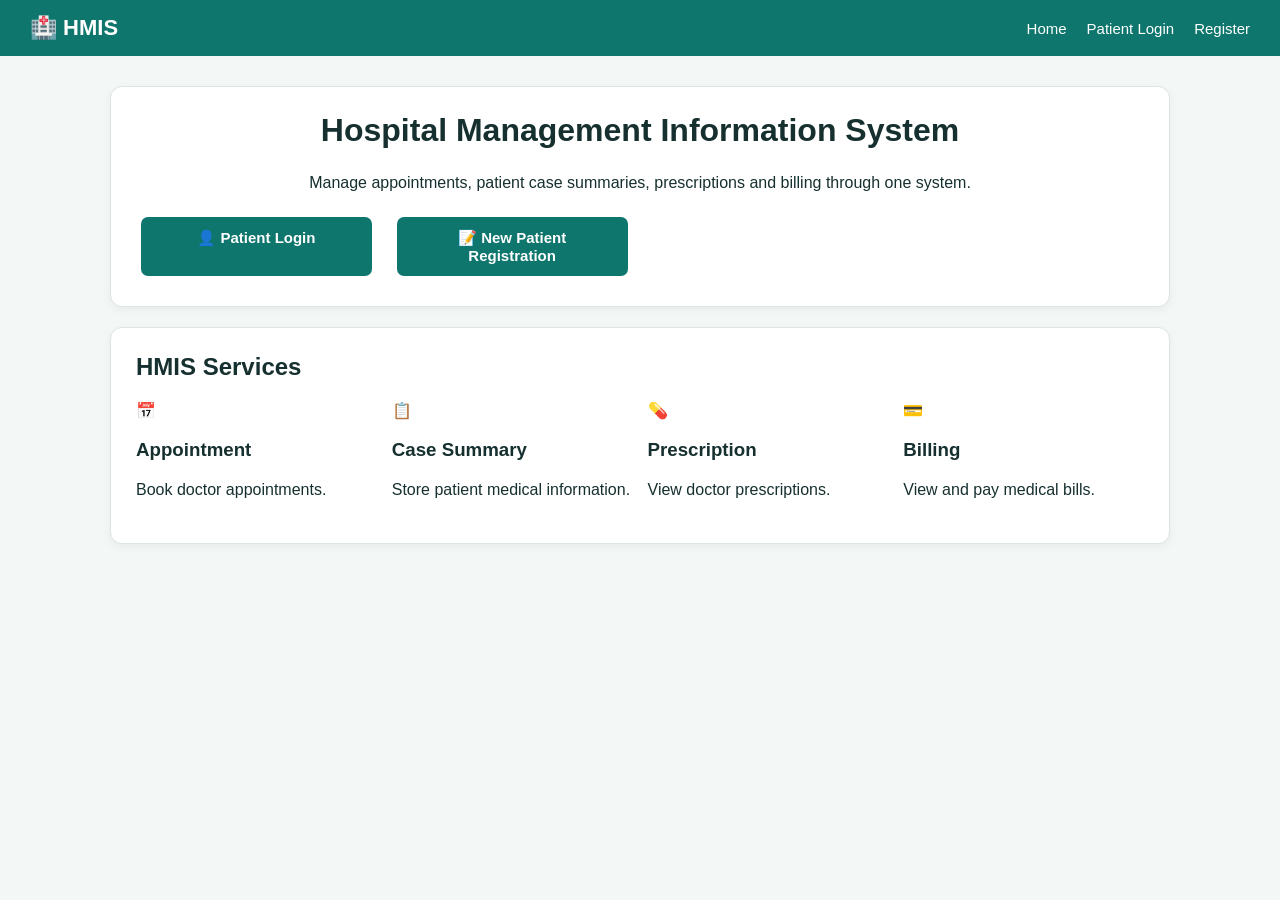
<file: index.html>
<!DOCTYPE html>
<html lang="en">

<head>

    <meta charset="UTF-8">

    <meta name="viewport"
          content="width=device-width, initial-scale=1.0">

    <title>HMIS - Hospital Management System</title>

    <link rel="stylesheet" href="style.css">

    <script src="script.js" defer></script>

</head>


<body>

<header>

    <div class="logo">
        🏥 HMIS
    </div>


    <nav>

        <a href="index.html">
            Home
        </a>

        <a href="pages/patient-login.html">
            Patient Login
        </a>

        <a href="pages/patient-registration.html">
            Register
        </a>

    </nav>

</header>


<main>

    <div class="card home-card">

        <h1>
            Hospital Management Information System
        </h1>

        <p>
            Manage appointments, patient case summaries,
            prescriptions and billing through one system.
        </p>


        <div class="grid">

            <a
                class="button"
                href="pages/patient-login.html">

                👤 Patient Login

            </a>


            <a
                class="button"
                href="pages/patient-registration.html">

                📝 New Patient Registration

            </a>

        </div>

    </div>


    <div class="card">

        <h2>
            HMIS Services
        </h2>


        <div class="grid">

            <div>
                📅
                <h3>
                    Appointment
                </h3>

                <p>
                    Book doctor appointments.
                </p>
            </div>


            <div>
                📋
                <h3>
                    Case Summary
                </h3>

                <p>
                    Store patient medical information.
                </p>
            </div>


            <div>
                💊
                <h3>
                    Prescription
                </h3>

                <p>
                    View doctor prescriptions.
                </p>
            </div>


            <div>
                💳
                <h3>
                    Billing
                </h3>

                <p>
                    View and pay medical bills.
                </p>
            </div>

        </div>

    </div>

</main>

</body>

</html>
</file>
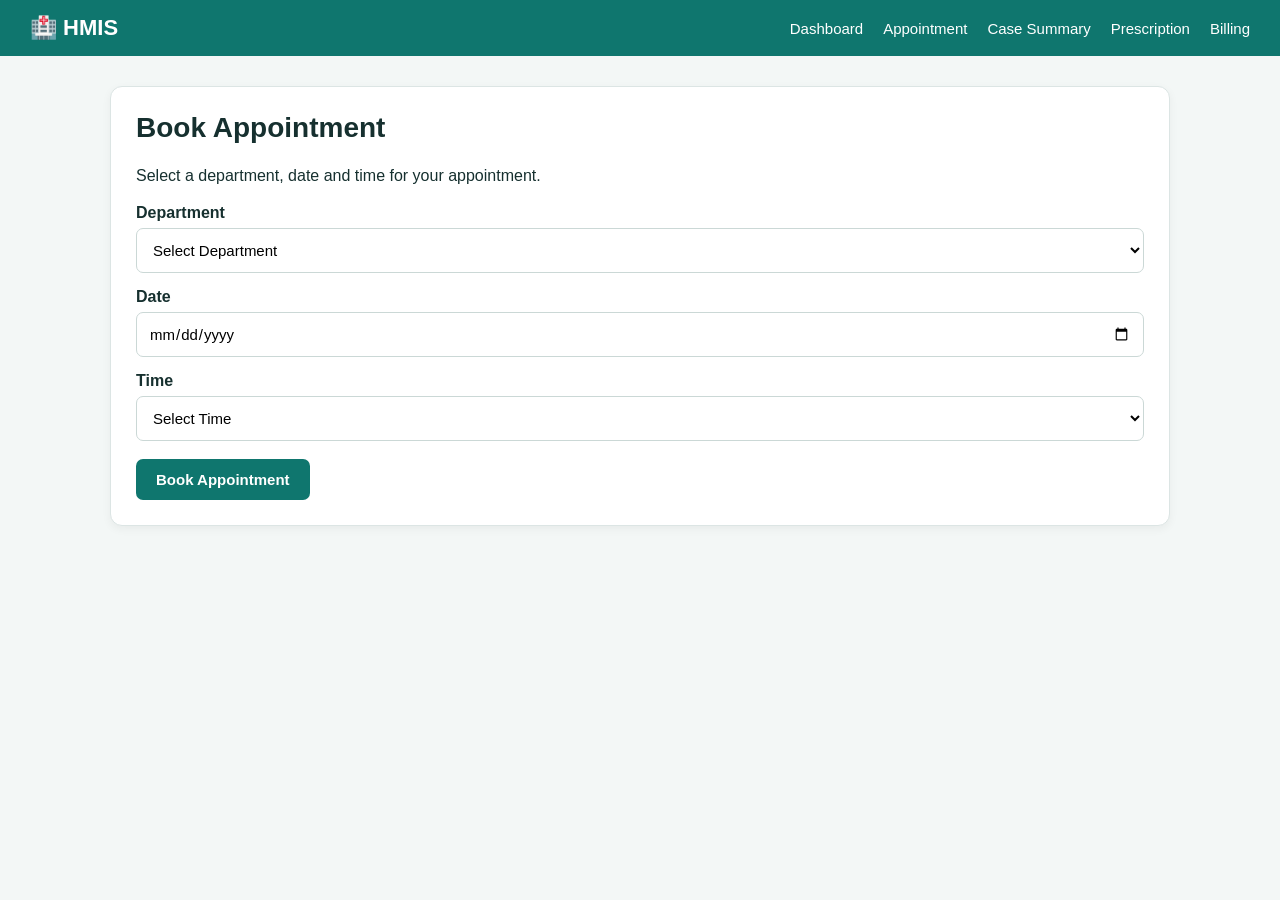
<file: pages/appointment.html>
<!DOCTYPE html>
<html lang="en">

<head>
    <meta charset="UTF-8">
    <meta name="viewport" content="width=device-width, initial-scale=1.0">

    <title>HMIS - Appointment</title>

    <link rel="stylesheet" href="../style.css">
    <script src="../script.js" defer></script>
</head>

<body>

<header>
    <div class="logo">🏥 HMIS</div>

    <nav>
        <a href="dashboard.html">Dashboard</a>
        <a href="appointment.html">Appointment</a>
        <a href="case-summary.html">Case Summary</a>
        <a href="prescription.html">Prescription</a>
        <a href="billing.html">Billing</a>
    </nav>
</header>

<main>

    <div class="card">

        <h1>Book Appointment</h1>

        <p>
            Select a department, date and time for your appointment.
        </p>

        <form id="appointmentForm">

            <label for="dept">
                Department
            </label>

            <select id="dept" name="dept" required>

                <option value="">
                    Select Department
                </option>

                <option value="General">
                    General
                </option>

                <option value="Cardiology">
                    Cardiology
                </option>

                <option value="Orthopedics">
                    Orthopedics
                </option>

                <option value="Pediatrics">
                    Pediatrics
                </option>

            </select>


            <label for="date">
                Date
            </label>

            <input
                id="date"
                name="date"
                type="date"
                required
            >


            <label for="time">
                Time
            </label>

            <select id="time" name="time" required>

                <option value="">
                    Select Time
                </option>

                <option value="10:00 AM">
                    10:00 AM
                </option>

                <option value="11:00 AM">
                    11:00 AM
                </option>

                <option value="2:00 PM">
                    2:00 PM
                </option>

                <option value="4:00 PM">
                    4:00 PM
                </option>

            </select>


            <button type="submit">
                Book Appointment
            </button>

        </form>

    </div>

</main>

<script>

document
    .getElementById("appointmentForm")
    .addEventListener("submit", function(event) {

        event.preventDefault();

        book(event);

    });

</script>

</body>
</html>
</file>
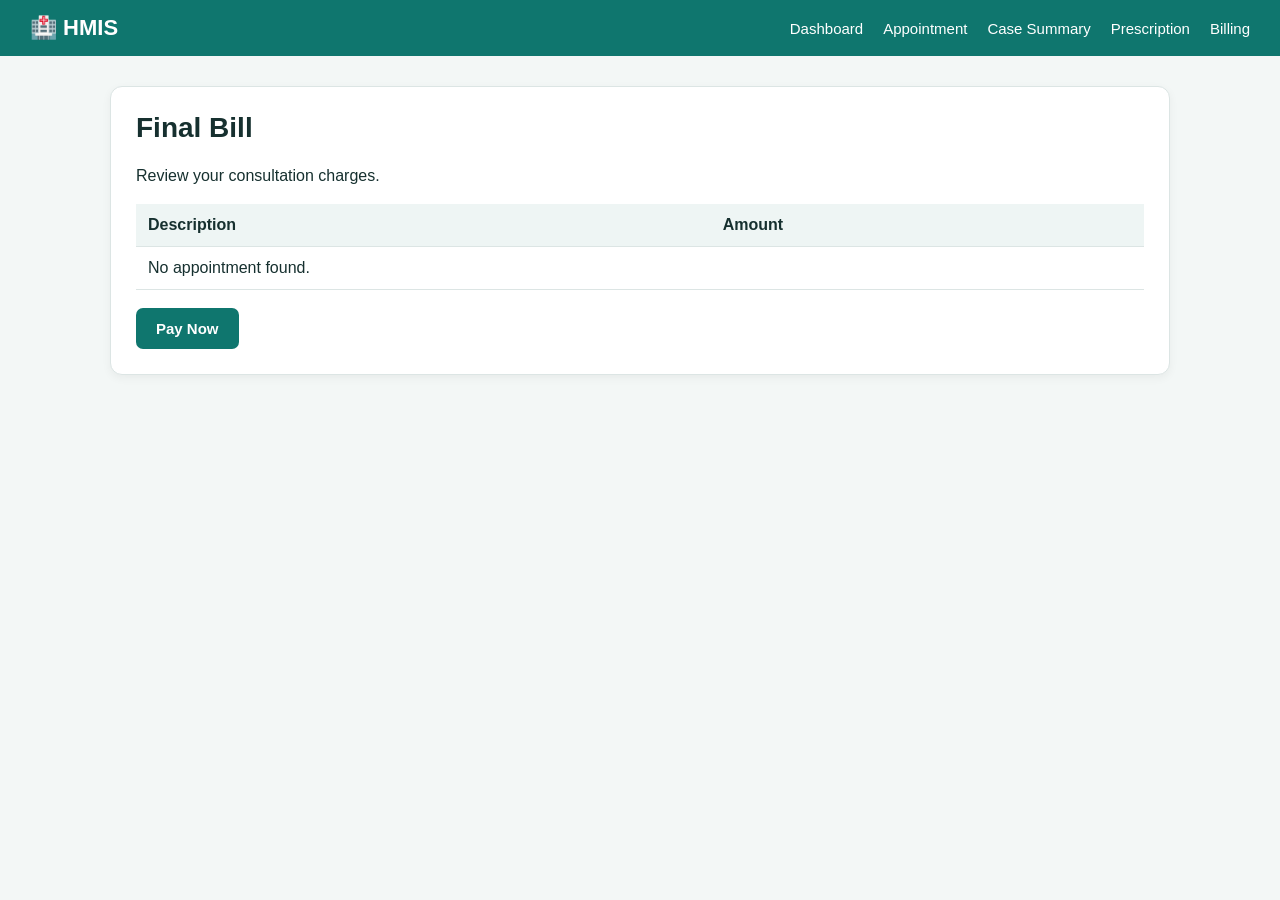
<file: pages/billing.html>
<!DOCTYPE html>
<html lang="en">

<head>

    <meta charset="UTF-8">

    <meta name="viewport"
          content="width=device-width, initial-scale=1.0">

    <title>HMIS - Billing</title>

    <link rel="stylesheet" href="../style.css">

    <script src="../script.js" defer></script>

</head>

<body>

<header>

    <div class="logo">
        🏥 HMIS
    </div>

    <nav>

        <a href="dashboard.html">
            Dashboard
        </a>

        <a href="appointment.html">
            Appointment
        </a>

        <a href="case-summary.html">
            Case Summary
        </a>

        <a href="prescription.html">
            Prescription
        </a>

        <a href="billing.html">
            Billing
        </a>

    </nav>

</header>


<main>

    <div class="card">

        <h1>Final Bill</h1>

        <p>
            Review your consultation charges.
        </p>


        <table>

            <thead>

                <tr>

                    <th>
                        Description
                    </th>

                    <th>
                        Amount
                    </th>

                </tr>

            </thead>


            <tbody id="billTable">

                <tr>

                    <td>
                        Loading...
                    </td>

                    <td>
                        -
                    </td>

                </tr>

            </tbody>

        </table>


        <button
            type="button"
            id="payButton">

            Pay Now

        </button>

    </div>

</main>


<script>

document.addEventListener("DOMContentLoaded", function() {

    loadBill();

    document
        .getElementById("payButton")
        .addEventListener("click", pay);

});

</script>

</body>
</html>
</file>
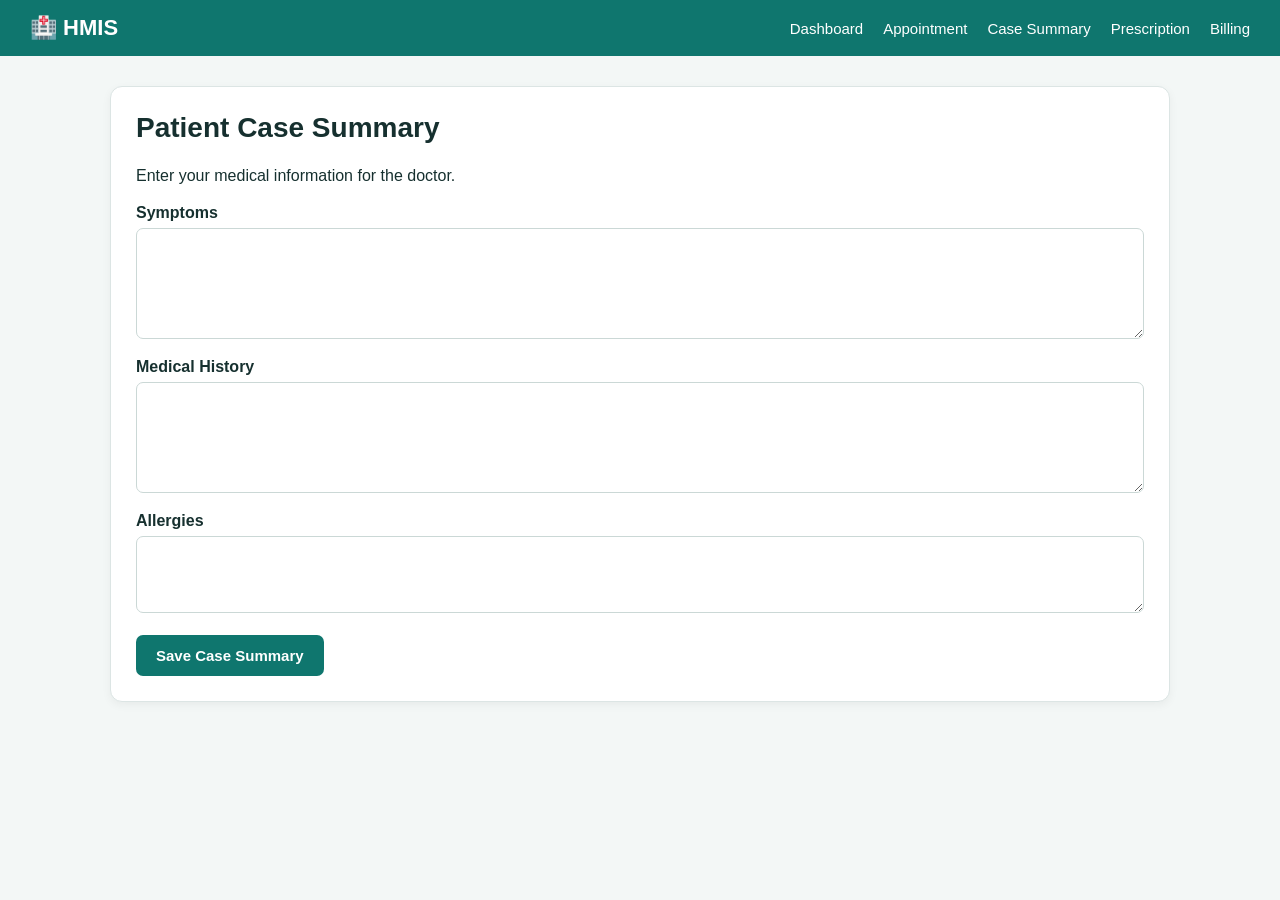
<file: pages/case-summary.html>
<!DOCTYPE html>
<html lang="en">

<head>

    <meta charset="UTF-8">

    <meta name="viewport"
          content="width=device-width, initial-scale=1.0">

    <title>HMIS - Case Summary</title>

    <link rel="stylesheet" href="../style.css">

    <script src="../script.js" defer></script>

</head>

<body>

<header>

    <div class="logo">
        🏥 HMIS
    </div>

    <nav>

        <a href="dashboard.html">
            Dashboard
        </a>

        <a href="appointment.html">
            Appointment
        </a>

        <a href="case-summary.html">
            Case Summary
        </a>

        <a href="prescription.html">
            Prescription
        </a>

        <a href="billing.html">
            Billing
        </a>

    </nav>

</header>


<main>

    <div class="card">

        <h1>
            Patient Case Summary
        </h1>

        <p>
            Enter your medical information for the doctor.
        </p>


        <form id="caseForm">

            <label for="symptoms">
                Symptoms
            </label>

            <textarea
                id="symptoms"
                name="symptoms"
                rows="5"
                placeholder="Describe your symptoms..."
                required>
            </textarea>


            <label for="history">
                Medical History
            </label>

            <textarea
                id="history"
                name="history"
                rows="5"
                placeholder="Enter previous medical history...">
            </textarea>


            <label for="allergies">
                Allergies
            </label>

            <textarea
                id="allergies"
                name="allergies"
                rows="3"
                placeholder="Mention any known allergies...">
            </textarea>


            <button type="submit">
                Save Case Summary
            </button>

        </form>

    </div>

</main>


<script>

document
    .getElementById("caseForm")
    .addEventListener("submit", function(event) {

        event.preventDefault();

        saveCase(event);

    });

</script>

</body>
</html>
</file>
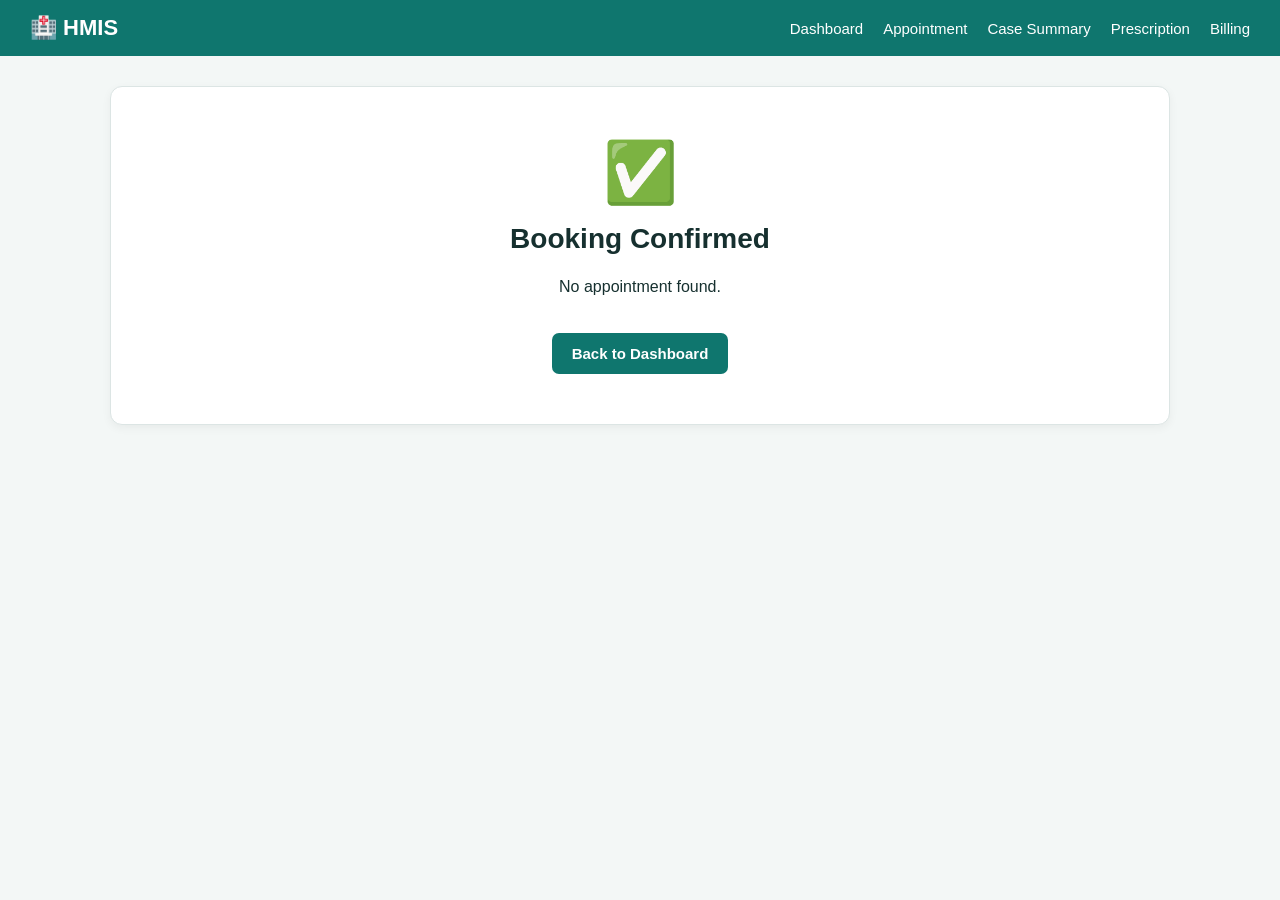
<file: pages/confirmation.html>
<!DOCTYPE html>
<html lang="en">

<head>

    <meta charset="UTF-8">

    <meta name="viewport"
          content="width=device-width, initial-scale=1.0">

    <title>HMIS - Confirmation</title>

    <link rel="stylesheet" href="../style.css">

    <script src="../script.js" defer></script>

</head>

<body>

<header>

    <div class="logo">
        🏥 HMIS
    </div>

    <nav>

        <a href="dashboard.html">
            Dashboard
        </a>

        <a href="appointment.html">
            Appointment
        </a>

        <a href="case-summary.html">
            Case Summary
        </a>

        <a href="prescription.html">
            Prescription
        </a>

        <a href="billing.html">
            Billing
        </a>

    </nav>

</header>


<main>

    <div class="card confirmation">

        <div class="success-icon">
            ✅
        </div>

        <h1>
            Booking Confirmed
        </h1>

        <p id="confirmationText">
            Loading appointment details...
        </p>


        <a
            class="button"
            href="dashboard.html">

            Back to Dashboard

        </a>

    </div>

</main>


<script>

document.addEventListener("DOMContentLoaded", function() {

    showConfirmation();

});

</script>

</body>
</html>
</file>
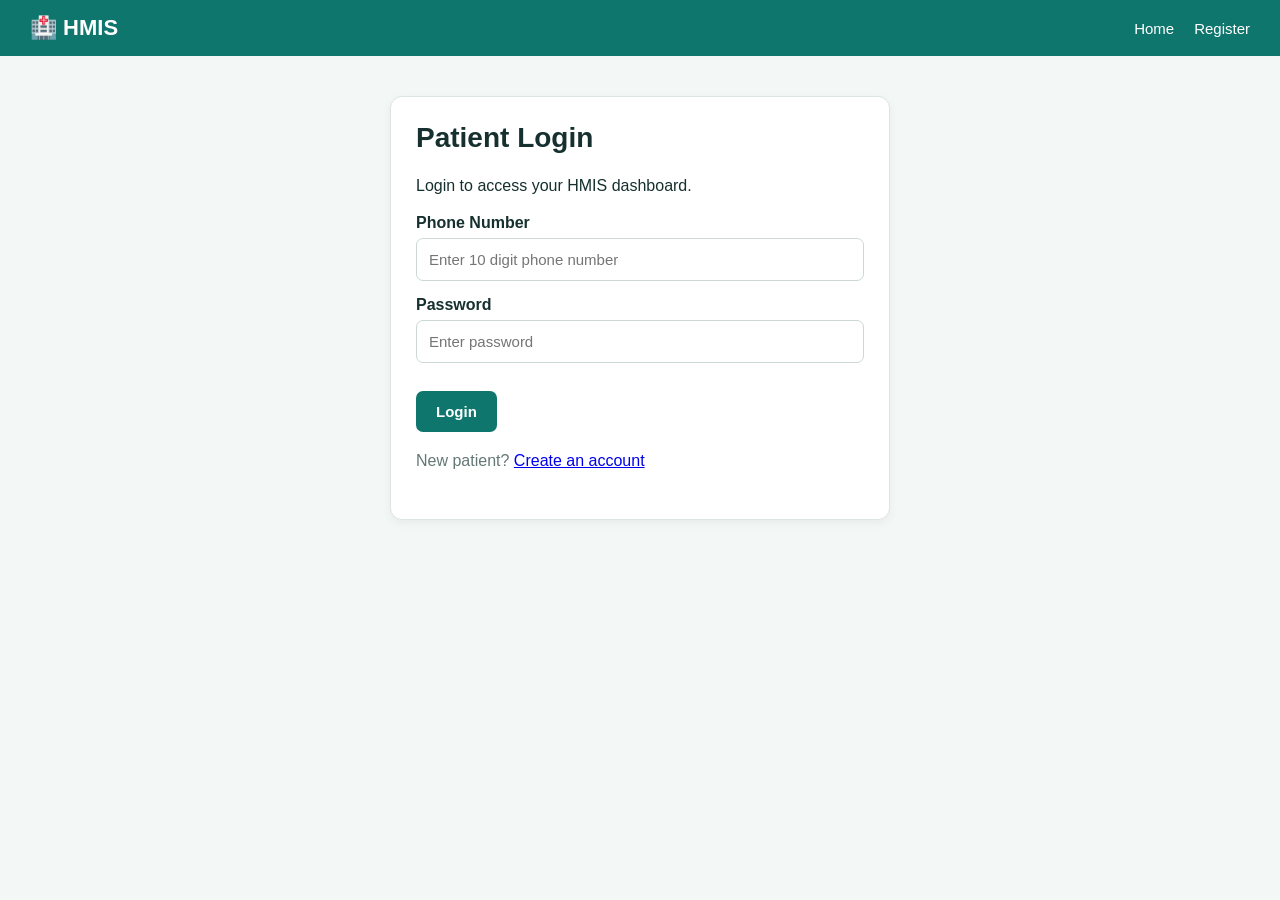
<file: pages/dashboard.html>
<!DOCTYPE html>
<html lang="en">

<head>

    <meta charset="UTF-8">

    <meta name="viewport"
          content="width=device-width, initial-scale=1.0">

    <title>HMIS - Dashboard</title>

    <link rel="stylesheet" href="../style.css">

    <script src="../script.js" defer></script>

</head>

<body>

<header>

    <div class="logo">
        🏥 HMIS
    </div>


    <nav>

        <a href="dashboard.html">
            Dashboard
        </a>

        <a href="appointment.html">
            Appointment
        </a>

        <a href="case-summary.html">
            Case Summary
        </a>

        <a href="prescription.html">
            Prescription
        </a>

        <a href="billing.html">
            Billing
        </a>

        <a href="../index.html">
            Logout
        </a>

    </nav>

</header>


<main>

    <!-- WELCOME -->

    <div class="card">

        <h1 id="welcome">
            Welcome
        </h1>

        <p>
            Welcome to your Hospital Management Information System.
        </p>

    </div>


    <!-- QUICK ACTIONS -->

    <div class="card">

        <h2>
            Quick Actions
        </h2>


        <div class="grid">

            <a
                class="button"
                href="appointment.html">

                📅
                <br>

                Book Appointment

            </a>


            <a
                class="button"
                href="case-summary.html">

                📋
                <br>

                Case Summary

            </a>


            <a
                class="button"
                href="prescription.html">

                💊
                <br>

                Prescription

            </a>


            <a
                class="button"
                href="billing.html">

                💳
                <br>

                Billing

            </a>

        </div>

    </div>


    <!-- APPOINTMENTS -->

    <div class="card">

        <h2>
            Your Appointments
        </h2>


        <table>

            <thead>

                <tr>

                    <th>
                        Appointment ID
                    </th>

                    <th>
                        Date
                    </th>

                    <th>
                        Department
                    </th>

                    <th>
                        Time
                    </th>

                    <th>
                        Payment
                    </th>

                </tr>

            </thead>


            <tbody id="appointmentTable">

                <tr>

                    <td colspan="5">
                        No appointments yet.
                    </td>

                </tr>

            </tbody>

        </table>

    </div>

</main>


<script>

document.addEventListener("DOMContentLoaded", function() {

    loadDashboard();

});

</script>

</body>
</html>
</file>
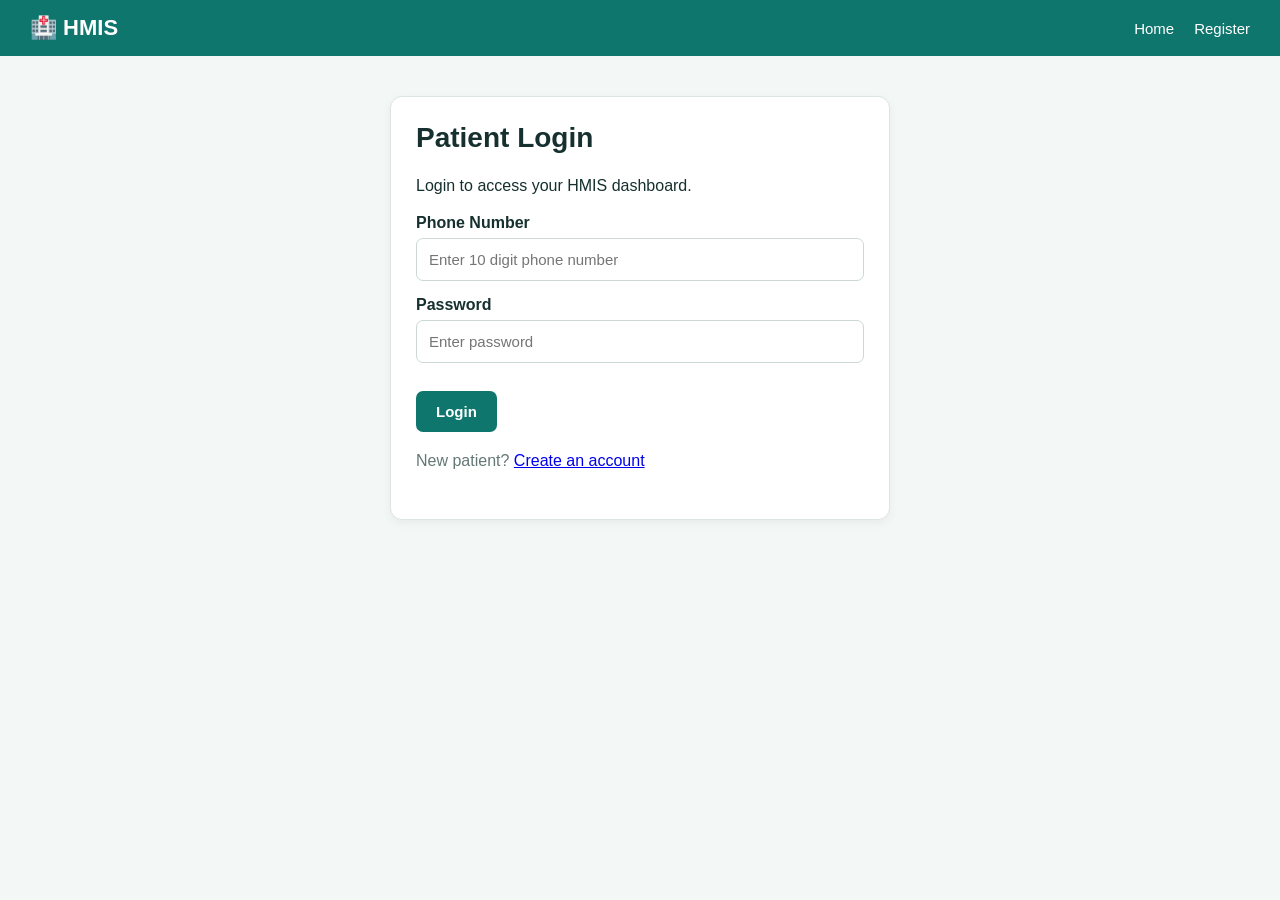
<file: pages/patient-login.html>
<!DOCTYPE html>
<html lang="en">

<head>

    <meta charset="UTF-8">

    <meta name="viewport"
          content="width=device-width, initial-scale=1.0">

    <title>HMIS - Patient Login</title>

    <link rel="stylesheet" href="../style.css">

    <script src="../script.js" defer></script>

</head>

<body>

<header>

    <div class="logo">
        🏥 HMIS
    </div>

    <nav>
        <a href="../index.html">Home</a>
        <a href="patient-registration.html">Register</a>
    </nav>

</header>


<main>

    <div class="card login-card">

        <h1>Patient Login</h1>

        <p>
            Login to access your HMIS dashboard.
        </p>


        <form id="loginForm">

            <label for="phone">
                Phone Number
            </label>

            <input
                id="phone"
                name="phone"
                type="tel"
                pattern="[0-9]{10}"
                maxlength="10"
                placeholder="Enter 10 digit phone number"
                required
            >


            <label for="password">
                Password
            </label>

            <input
                id="password"
                name="password"
                type="password"
                placeholder="Enter password"
                required
            >


            <p
                class="err"
                id="loginError">
            </p>


            <button type="submit">
                Login
            </button>

        </form>


        <p class="m">

            New patient?

            <a href="patient-registration.html">
                Create an account
            </a>

        </p>

    </div>

</main>


<script>

document
    .getElementById("loginForm")
    .addEventListener("submit", function(event) {

        login(event);

    });

</script>

</body>

</html>
</file>
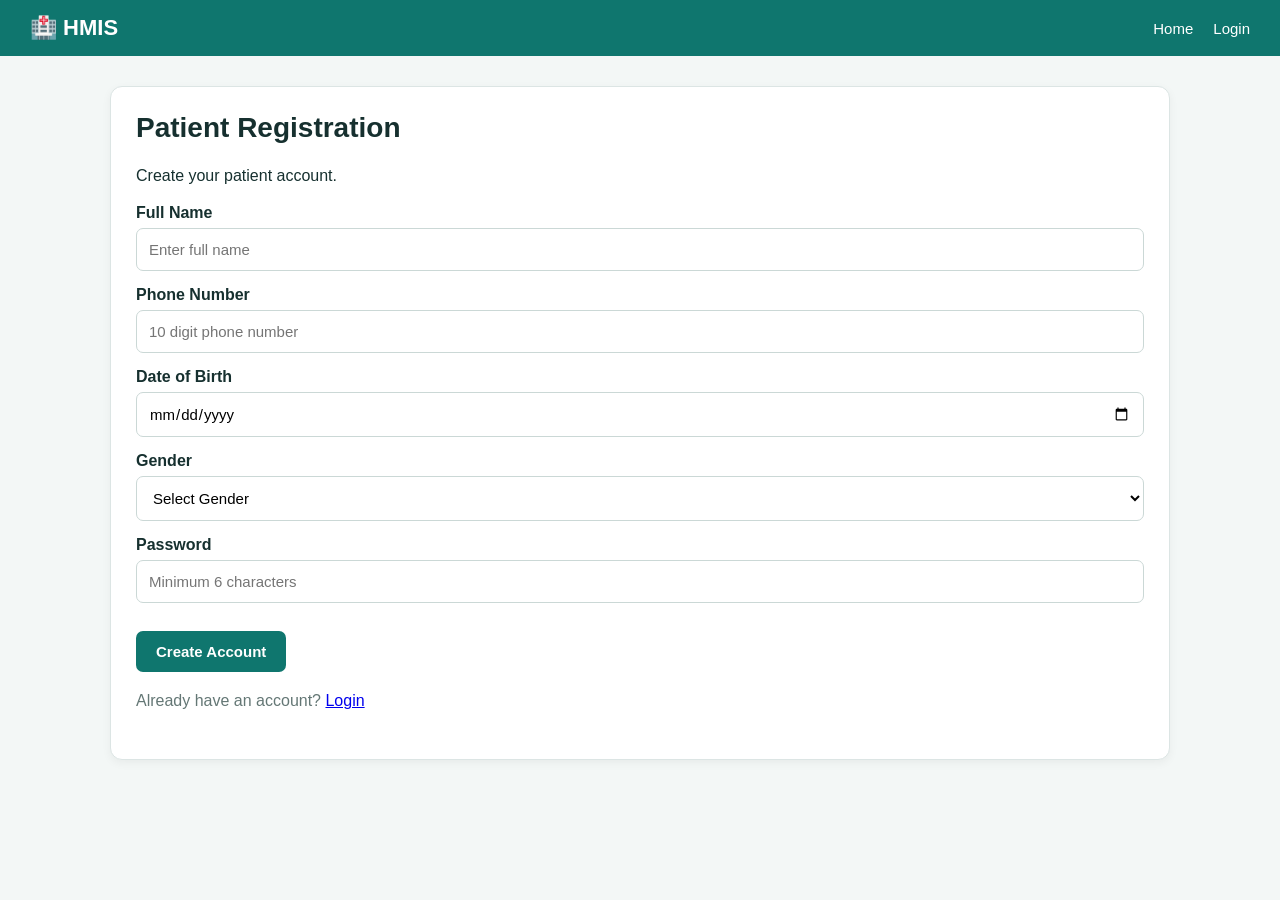
<file: pages/patient-registration.html>
<!DOCTYPE html>
<html lang="en">

<head>

    <meta charset="UTF-8">

    <meta name="viewport"
          content="width=device-width, initial-scale=1.0">

    <title>HMIS - Patient Registration</title>

    <link rel="stylesheet" href="../style.css">

    <script src="../script.js" defer></script>

</head>

<body>

<header>

    <div class="logo">
        🏥 HMIS
    </div>

    <nav>

        <a href="../index.html">
            Home
        </a>

        <a href="patient-login.html">
            Login
        </a>

    </nav>

</header>


<main>

    <div class="card">

        <h1>
            Patient Registration
        </h1>

        <p>
            Create your patient account.
        </p>


        <form id="registrationForm">


            <!-- FULL NAME -->

            <label for="name">
                Full Name
            </label>

            <input
                id="name"
                name="name"
                type="text"
                placeholder="Enter full name"
                required
            >


            <!-- PHONE -->

            <label for="phone">
                Phone Number
            </label>

            <input
                id="phone"
                name="phone"
                type="tel"
                pattern="[0-9]{10}"
                maxlength="10"
                placeholder="10 digit phone number"
                required
            >


            <!-- DATE OF BIRTH -->

            <label for="dob">
                Date of Birth
            </label>

            <input
                id="dob"
                name="dob"
                type="date"
                required
            >


            <!-- GENDER -->

            <label for="gender">
                Gender
            </label>

            <select
                id="gender"
                name="gender"
                required>

                <option value="">
                    Select Gender
                </option>

                <option value="Male">
                    Male
                </option>

                <option value="Female">
                    Female
                </option>

                <option value="Other">
                    Other
                </option>

            </select>


            <!-- PASSWORD -->

            <label for="password">
                Password
            </label>

            <input
                id="password"
                name="password"
                type="password"
                minlength="6"
                placeholder="Minimum 6 characters"
                required
            >


            <!-- ERROR -->

            <p
                class="err"
                id="registrationError">
            </p>


            <button type="submit">
                Create Account
            </button>

        </form>


        <p class="m">

            Already have an account?

            <a href="patient-login.html">
                Login
            </a>

        </p>

    </div>

</main>


<script>

document
    .getElementById("registrationForm")
    .addEventListener("submit", function(event) {

        register(event);

    });

</script>

</body>

</html>
</file>
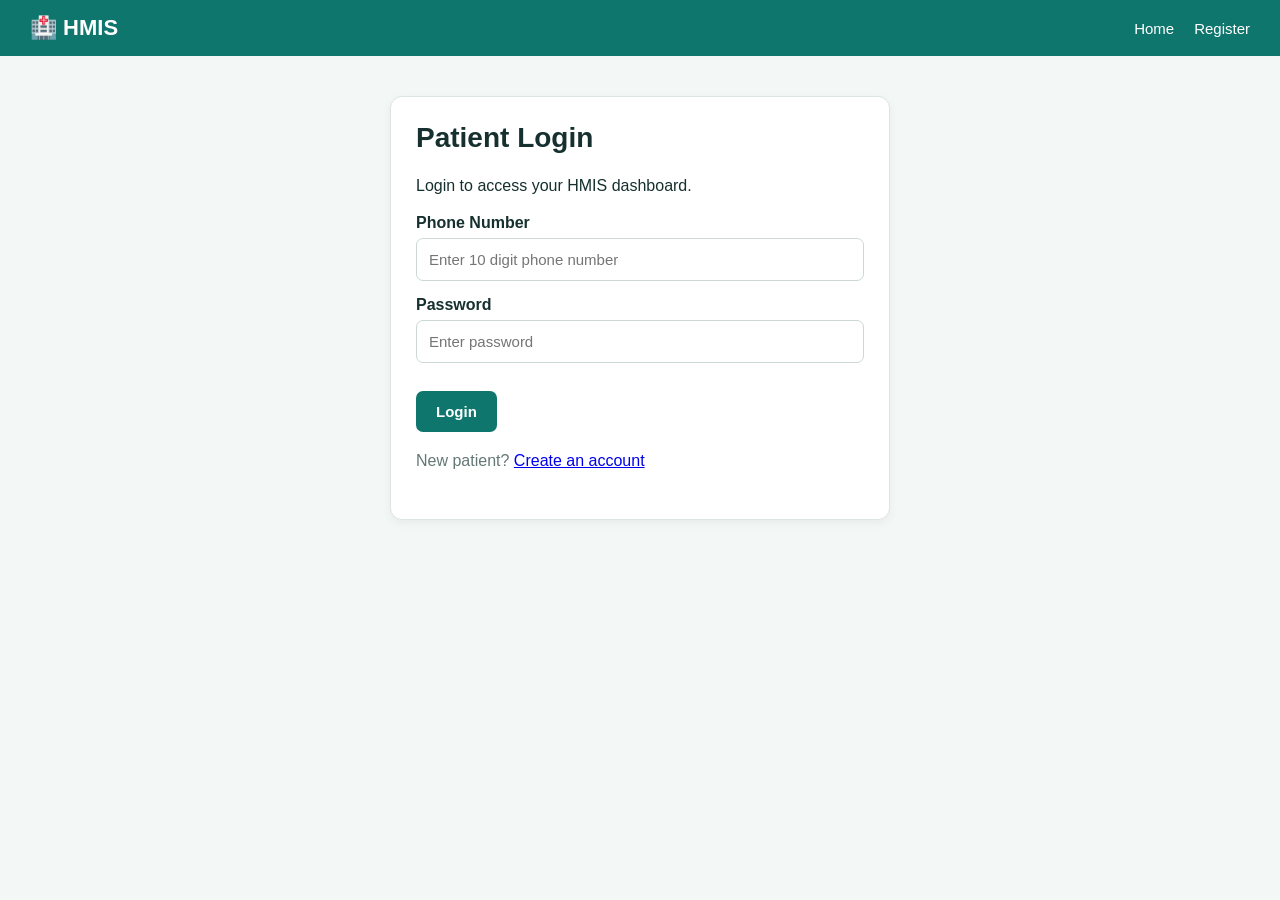
<file: pages/prescription.html>
<!DOCTYPE html>
<html lang="en">

<head>

    <meta charset="UTF-8">

    <meta name="viewport"
          content="width=device-width, initial-scale=1.0">

    <title>HMIS - Prescription</title>

    <link rel="stylesheet" href="../style.css">

    <script src="../script.js" defer></script>

</head>

<body>

<header>

    <div class="logo">
        🏥 HMIS
    </div>


    <nav>

        <a href="dashboard.html">
            Dashboard
        </a>

        <a href="appointment.html">
            Appointment
        </a>

        <a href="case-summary.html">
            Case Summary
        </a>

        <a href="prescription.html">
            Prescription
        </a>

        <a href="billing.html">
            Billing
        </a>

    </nav>

</header>


<main>

    <div class="card">

        <h1>
            Medical Prescription
        </h1>

        <p>
            Prescription provided by the doctor.
        </p>


        <div class="patient-info">

            <p>
                <strong>Patient:</strong>
                <span id="patientName">
                    Patient
                </span>
            </p>

        </div>


        <table>

            <thead>

                <tr>

                    <th>
                        Medicine
                    </th>

                    <th>
                        Dose
                    </th>

                    <th>
                        Duration
                    </th>

                </tr>

            </thead>


            <tbody>

                <tr>

                    <td>
                        Paracetamol 500 mg
                    </td>

                    <td>
                        Twice daily
                    </td>

                    <td>
                        5 days
                    </td>

                </tr>


                <tr>

                    <td>
                        Vitamin D3
                    </td>

                    <td>
                        Once daily
                    </td>

                    <td>
                        30 days
                    </td>

                </tr>

            </tbody>

        </table>


        <br>


        <a
            class="button"
            href="billing.html">

            Go to Billing

        </a>

    </div>

</main>


<script>

document.addEventListener(
    "DOMContentLoaded",
    function() {

        guard();

        const currentUser = user();

        const name =
            document.getElementById(
                "patientName"
            );

        if (name && currentUser) {

            name.textContent =
                currentUser.name;

        }

    }
);

</script>

</body>

</html>
</file>
<file: style.css>
/* =========================================
   HMIS - MAIN STYLESHEET
========================================= */

* {
    box-sizing: border-box;
}

body {
    margin: 0;
    font-family: "Segoe UI", Arial, sans-serif;
    background: #f3f7f6;
    color: #16302f;
}


/* =========================================
   HEADER
========================================= */

header {
    background: #0f766e;
    color: white;
    padding: 15px 30px;

    display: flex;
    justify-content: space-between;
    align-items: center;
}

.logo {
    font-size: 22px;
    font-weight: bold;
}

header nav {
    display: flex;
    gap: 20px;
    align-items: center;
}

header nav a {
    color: white;
    text-decoration: none;
    font-size: 15px;
}

header nav a:hover {
    text-decoration: underline;
}


/* =========================================
   MAIN
========================================= */

main {
    max-width: 1100px;
    margin: 30px auto;
    padding: 0 20px;
}


/* =========================================
   CARD
========================================= */

.card {
    background: white;
    border: 1px solid #dce5e4;
    border-radius: 12px;
    padding: 25px;
    margin-bottom: 20px;

    box-shadow: 0 3px 10px rgba(0, 0, 0, 0.05);
}

.card h1 {
    margin-top: 0;
    font-size: 28px;
}

.card h2 {
    margin-top: 0;
}

.card h3 {
    margin-bottom: 5px;
}


/* =========================================
   TEXT
========================================= */

.m {
    color: #647775;
    margin-bottom: 20px;
}

p {
    line-height: 1.6;
}


/* =========================================
   FORM
========================================= */

label {
    display: block;
    font-weight: 600;
    margin: 15px 0 6px;
}

input,
select,
textarea {
    width: 100%;
    padding: 12px;

    border: 1px solid #cbd8d6;
    border-radius: 7px;

    font-size: 15px;
    font-family: inherit;

    background: white;
}

input:focus,
select:focus,
textarea:focus {
    outline: none;
    border-color: #0f766e;
    box-shadow: 0 0 0 2px rgba(15, 118, 110, 0.1);
}


/* =========================================
   BUTTON
========================================= */

button,
.button {
    display: inline-block;

    background: #0f766e;
    color: white;

    padding: 12px 20px;

    border: none;
    border-radius: 7px;

    text-decoration: none;

    font-size: 15px;
    font-weight: 600;

    cursor: pointer;

    margin-top: 18px;
}

button:hover,
.button:hover {
    background: #0b5f59;
}


/* =========================================
   GRID
========================================= */

.grid {
    display: grid;

    grid-template-columns:
        repeat(4, 1fr);

    gap: 15px;
}


/* =========================================
   BUTTON CARD
========================================= */

.grid .card {
    text-decoration: none;
    color: #16302f;

    transition: 0.2s;
}

.grid .card:hover {
    transform: translateY(-3px);

    box-shadow:
        0 6px 15px
        rgba(0, 0, 0, 0.1);
}


/* =========================================
   TABLE
========================================= */

table {
    width: 100%;

    border-collapse: collapse;

    margin-top: 15px;

    background: white;
}

th,
td {
    padding: 12px;

    border-bottom:
        1px solid #dce5e4;

    text-align: left;
}

th {
    background: #eef5f4;
    font-weight: 600;
}

tr:hover {
    background: #f8fbfa;
}


/* =========================================
   ERROR MESSAGE
========================================= */

.err {
    color: #dc2626;

    font-size: 14px;

    margin: 10px 0;
}


/* =========================================
   LOGIN
========================================= */

.login-card {
    max-width: 500px;

    margin: 40px auto;
}


/* =========================================
   HOME PAGE
========================================= */

.home-card {
    text-align: center;
}

.home-card h1 {
    font-size: 32px;
}

.home-card .button {
    margin: 5px;
}


/* =========================================
   PATIENT INFORMATION
========================================= */

.patient-info {
    background: #eef5f4;

    padding: 12px 18px;

    border-radius: 8px;

    margin: 20px 0;
}


/* =========================================
   CONFIRMATION
========================================= */

.confirmation {
    text-align: center;

    padding: 50px;
}

.success-icon {
    font-size: 60px;

    margin-bottom: 15px;
}

.ok {
    color: #15803d;
}


/* =========================================
   RESPONSIVE DESIGN
========================================= */

@media (max-width: 800px) {

    header {
        flex-direction: column;

        gap: 15px;

        text-align: center;
    }

    header nav {
        flex-wrap: wrap;

        justify-content: center;
    }

    .grid {
        grid-template-columns: 1fr;
    }

    main {
        margin-top: 20px;
    }

}


/* =========================================
   MOBILE
========================================= */

@media (max-width: 500px) {

    header {
        padding: 15px;
    }

    main {
        padding: 0 12px;
    }

    .card {
        padding: 18px;
    }

    .card h1 {
        font-size: 23px;
    }

    table {
        font-size: 13px;
    }

    th,
    td {
        padding: 8px;
    }

    .button,
    button {
        width: 100%;
        text-align: center;
    }

}
</file>
